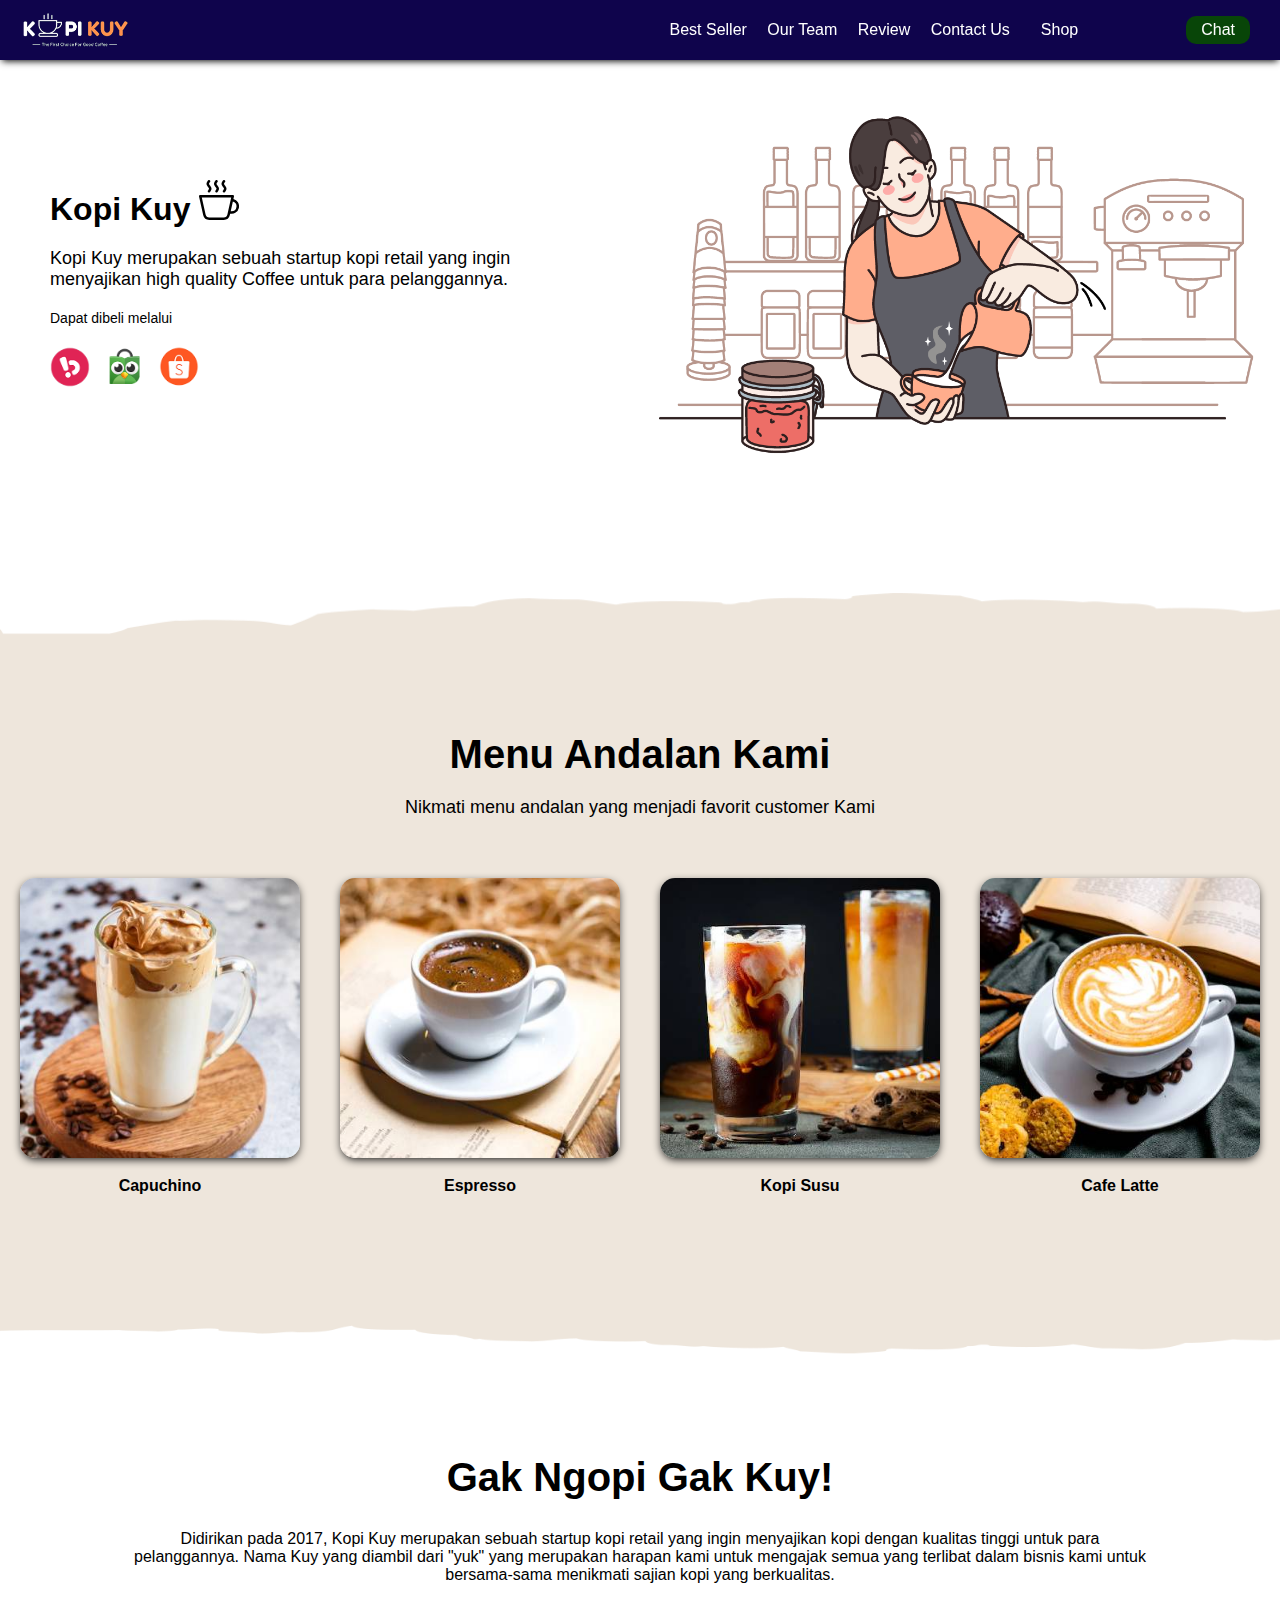
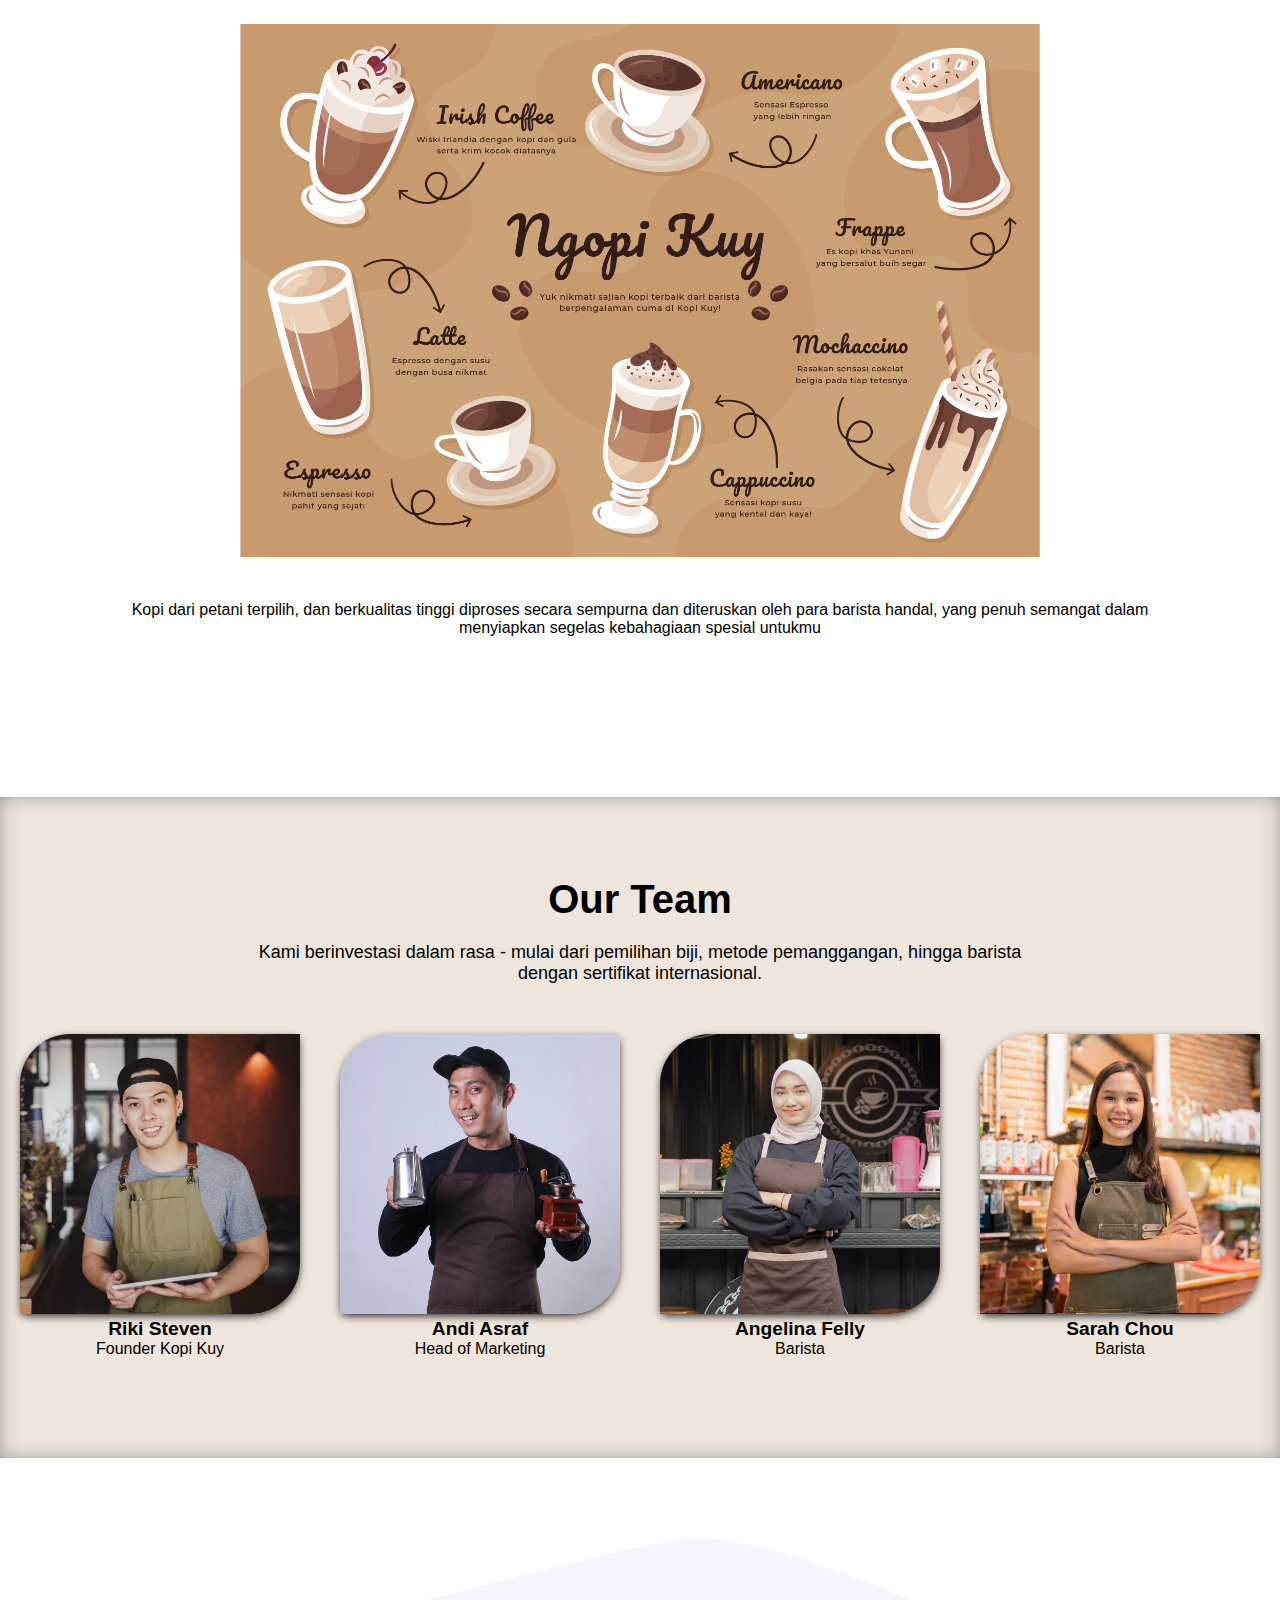
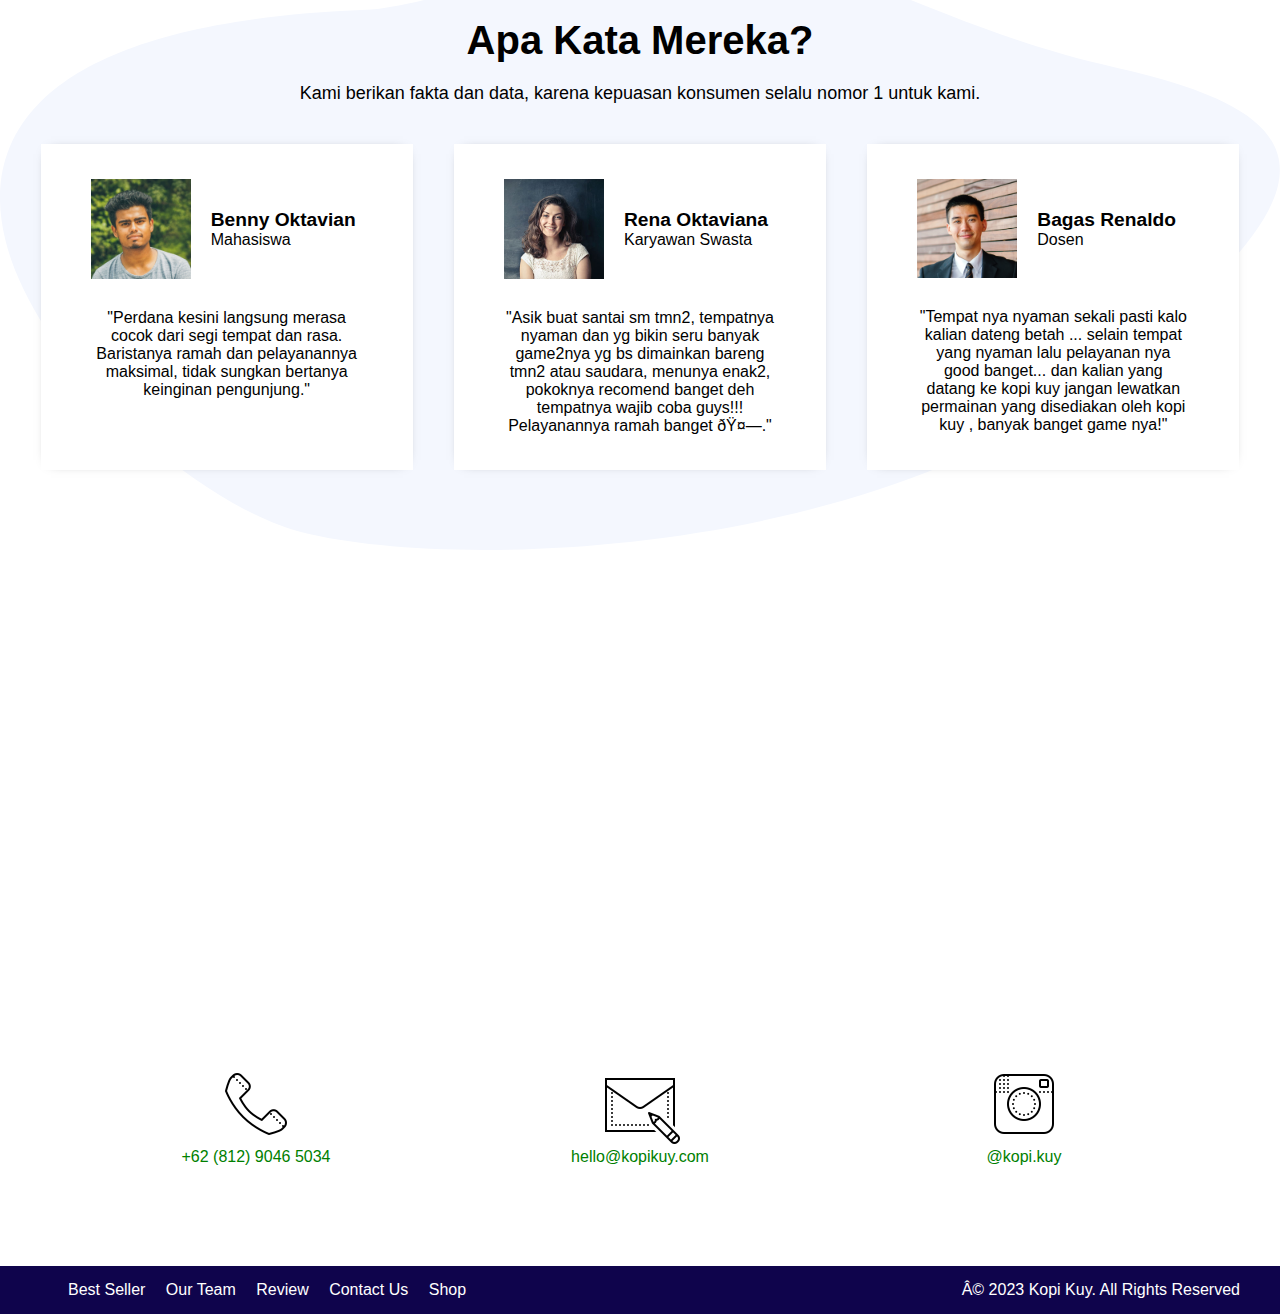
<file: index.html>
<!DOCTYPE html>
<html lang="id">

<head>
    <meta charset="UTF-8">
    <meta http-equiv="X-UA-Compatible" content="IE=edge">
    <meta name="viewport" content="width=device-width, initial-scale=1.0">
    <link rel="shortcut icon" href="images/favicon.ico" type="image/x-icon">
    <title>Website Kopi Kuy</title>
    <link rel="stylesheet" href="css/style.css">
</head>

<body>
    <nav>
        <div class="baris">
            <img class="logo" src="images/logo/logo_kuy.png">
            <div class="navigasi">
                <a href="#best-seller">Best Seller</a>
                <a href="#our-team">Our Team</a>
                <a href="#review">Review</a>
                <a href="#contact-us">Contact Us</a>
            </div>
            <a class="shop" href="produk.html">Shop</a>
            <a class="chat" href="https://wa.me/6281290465033" target="_blank">Chat</a>
        </div>
    </nav>

    <header>
        <div class="baris">
            <div class="col-kiri">
                <h1 class="judul-header">Kopi Kuy <img src="images/icon/icon_kopi.svg"></h1>

                <p class="subjudul-header">Kopi Kuy merupakan sebuah startup kopi retail yang ingin menyajikan high
                    quality Coffee untuk para pelanggannya.</p>
                <p class="dapat-dibeli">Dapat dibeli melalui</p>

                <div class="olshop">
                    <img src="images/logo/logo_bukalapak.png" alt="">
                    <img src="images/logo/logo_tokopedia.png" alt="">
                    <img src="images/logo/logo_shopee.png" alt="">
                </div>
            </div>

            <img class="col-kanan" src="images/header/header1.png">
        </div>
    </header>

    <section id="best-seller" class="best-seller">
        <h2 class="judul-best-seller">Menu Andalan Kami</h2>
        <p class="subjudul-best-seller">Nikmati menu andalan yang menjadi favorit customer Kami</p>

        <div class="baris">
            <div class="col-produk">
                <img src="images/produk/product_capuchino.jpg" alt="">
                <p class="nama-produk">Capuchino</p>
            </div>
            <div class="col-produk">
                <img src="images/produk/product_espresso.jpg" alt="">
                <p class="nama-produk">Espresso</p>
            </div>
            <div class="col-produk">
                <img src="images/produk/product_kopi_susu.jpg" alt="">
                <p class="nama-produk">Kopi Susu</p>
            </div>
            <div class="col-produk">
                <img src="images/produk/product_latte.jpg" alt="">
                <p class="nama-produk">Cafe Latte</p>
            </div>
        </div>
    </section>

    <section id="about-us" class="about-us">
        <h2 class="judul-about-us">Gak Ngopi Gak Kuy!</h2>
        <p class="tentang-about-us">
            Didirikan pada 2017, Kopi Kuy merupakan sebuah startup kopi retail yang ingin menyajikan kopi
            dengan kualitas tinggi
            untuk para pelanggannya. Nama Kuy yang diambil dari "yuk" yang merupakan harapan kami untuk
            mengajak semua yang terlibat dalam bisnis kami untuk bersama-sama menikmati sajian kopi yang
            berkualitas.
        </p>
        <img src="images/aset_kopi_jumbo.png">
        <p class="penjelasan-about-us">
            Kopi dari petani terpilih, dan berkualitas tinggi diproses secara sempurna dan diteruskan
            oleh para barista handal,
            yang penuh semangat dalam menyiapkan segelas kebahagiaan spesial untukmu
        </p>
    </section>

    <section class="our-team" id="our-team">
        <h2 class="judul-team">Our Team</h2>
        <p class="subjudul-team">Kami berinvestasi dalam rasa - mulai dari pemilihan biji, metode pemanggangan,
            hingga barista dengan sertifikat internasional. </p>

        <div class="baris">
            <div class="col-team">
                <img src="images/team/team1.jpg">
                <h3>Riki Steven</h3>
                <p>Founder Kopi Kuy</p>
            </div>
            <div class="col-team">
                <img src="images/team/team2.jpg">
                <h3>Andi Asraf</h3>
                <p>Head of Marketing</p>
            </div>

            <div class="col-team">
                <img src="images/team/team3.jpg">
                <h3>Angelina Felly</h3>
                <p>Barista</p>
            </div>

            <div class="col-team">
                <img src="images/team/team4.jpg">
                <h3>Sarah Chou</h3>
                <p>Barista</p>
            </div>
        </div>
    </section>

    <section id="review" class="review">
        <h2 class="judul-review">Apa Kata Mereka?</h2>

        <p class="subjudul-review">Kami berikan fakta dan data, karena kepuasan konsumen selalu nomor 1 untuk kami.</p>

        <div class="baris">
            <div class="col-review">
                <div class="profile">
                    <img src="images/customer/customer1.jpg">
                    <div class="nama-profile">
                        <h3>Benny Oktavian</h3>
                        <p>Mahasiswa</p>
                    </div>
                </div>
                <p class="testimoni">"Perdana kesini langsung merasa cocok dari segi tempat dan rasa. Baristanya ramah
                    dan pelayanannya maksimal, tidak sungkan bertanya keinginan pengunjung."</p>
            </div>
            <div class="col-review">
                <div class="profile">
                    <img src="images/customer/customer2.jpg">
                    <div class="nama-profile">
                        <h3>Rena Oktaviana</h3>
                        <p>Karyawan Swasta</p>
                    </div>
                </div>
                <p class="testimoni">"Asik buat santai sm tmn2, tempatnya nyaman dan yg bikin seru banyak game2nya yg bs
                    dimainkan bareng tmn2 atau saudara, menunya enak2, pokoknya recomend banget deh
                    tempatnya wajib coba guys!!! Pelayanannya ramah banget ðŸ¤—."</p>
            </div>
            <div class="col-review">
                <div class="profile">
                    <img src="images/customer/customer3.jpg">
                    <div class="nama-profile">
                        <h3>Bagas Renaldo</h3>
                        <p>Dosen</p>
                    </div>
                </div>
                <p class="testimoni">"Tempat nya nyaman sekali pasti kalo kalian dateng betah ... selain tempat yang
                    nyaman lalu pelayanan nya good banget... dan kalian yang datang ke kopi kuy jangan
                    lewatkan permainan yang disediakan oleh kopi kuy , banyak banget game nya!"</p>
            </div>
        </div>
    </section>

    <section class="contact-us" id="contact-us">
        <iframe
            src="https://www.google.com/maps/embed?pb=!1m14!1m8!1m3!1d7932.741866032694!2d106.668581!3d-6.214715!3m2!1i1024!2i768!4f13.1!3m3!1m2!1s0x2e69f9912c7f297b%3A0xe5a3a671dae861ab!2sKopi%20kuy!5e0!3m2!1sid!2sid!4v1680617229460!5m2!1sid!2sid"
            width="100%" height="300" style="border:0;" allowfullscreen="" loading="lazy"
            referrerpolicy="no-referrer-when-downgrade"></iframe>
        <div class="baris">
            <div class="col-kontak">
                <img src="images/icon/icon_phone.png">
                <p>+62 (812) 9046 5034</p>
            </div>
            <div class="col-kontak">
                <img src="images/icon/icon_mail.png">
                <p>hello@kopikuy.com</p>
            </div>
            <div class="col-kontak">
                <img src="images/icon/icon_instagram.png">
                <a href="https://instagram.com" role="button">
                    <p>@kopi.kuy</p>
                </a>
            </div>
        </div>
    </section>

    <footer>
        <div class="baris">
            <div class="navigasi">
                <a href="#best-seller">Best Seller</a>
                <a href="#our-team">Our Team</a>
                <a href="#review">Review</a>
                <a href="#contact-us">Contact Us</a>
                <a href="produk.html">Shop</a>
            </div>
            <p class="copyright">Â© 2023 Kopi Kuy. All Rights Reserved</p>
        </div>
    </footer>



</body>

</html>
</file>
<file: css/style.css>
/* Pengaturan Global */

/* Mendaftarkan font ke dalam CSS, dan memberi nama family */
@font-face {
   font-family: 'Poppins';
   src: url(../fonts/poppins.woff2);
}

* {
   box-sizing: border-box;
   margin: 0;
   padding: 0;
}

html {
   /* agar scroll ketika klik pada navigasi menjadi halus */
   scroll-behavior: smooth;
}

body {
   /* mendaftarkan semua teks pada body menjadi family Poppins */
   font-family: 'Poppins';
   font-family: 'Sarabun', sans-serif;
}

a {
   /* menghilangkan garis bawah pada link */
   text-decoration: none;

   /* menghilangkan warna bawaan pada link */
   color: unset;
}

h2 {
   /* mengatur ukuran huruf ke 34 pixel */
   font-size: 40px;
}

h3 {
   /* mengatur ukuran huruf ke 1.2rem */
   font-size: 1.2rem;
}

h1,
h2,
h3 {
   /* mengatur tebal huruf */
   font-weight: bold;
}

img {
   /* 
      mengatur agar semua elemen img memiliki panjang maksimal 100% agar
      tidak besar gambar tidak melebihi layar ataupun pembungkus
   */
   max-width: 100%;
}

/* Navigasi */

nav {
   /* background-color mengatur warna latar belakang */
   background-color: rgb(64, 5, 8);

   /* penulisan 2 background-color seperti ini akan mengabaikan penulisan sebelumnya */
   background-color: #0f044c;

   /* box-shadow membuat efek bayangan */
   box-shadow: 0 3px 7px -2px #000;

   /* width mengatur panjang elemen */
   width: 100%;
   padding-top: 10px;
   padding-bottom: 10px;

   /* position mengatur posisi elemen, static untuk biasa, fixed untuk efek menempel */
   position: fixed;

   /* Nilai z-index semakin besar, maka elemen akan semakin di depan */
   z-index: 500;
}

/* 
   PERHATIKAN bahwa dalam mengatur elemen, nama elemen langsung ditulis
   sedangkan untuk mengatur class, dibutuhkan tanda titik (.) terlebih dulu
   img {} berarti elemen dengan tag img, 
   sedangkan .img artinya elemen dengan kelas img   
*/

.baris {
   /* 
      display: flex memiliki pengaturan yang dapat mengatur agar elemen
      di dalamnya memiliki ukuran yang fleksibel
   */
   display: flex;

   /* 
      align-items: center mengatur elemen di dalamnya rata tengah vertikal
   */
   align-items: center;

   /* 
      justify-content: center mengatur elemen di dalamnya rata tengah horizontal
   */
   justify-content: center;

   /* 
      flex-wrap: wrap mengatur agar jika panjang elemen berlebih, maka elemen
      akan otomatis diletakan di baris baru
   */
   flex-wrap: wrap;
}

section {
   /* text-align mengatur rata tulisan, bisa bernilai: left, right, center, justify */
   text-align: center;
}

.logo {
   /* height mengatur tinggi elemen */
   height: 40px;
   margin-left: 20px;
}

.navigasi {
   margin-left: auto;
   margin-right: 15px;
}

.navigasi a,
.shop {
   color: #fff;
   padding-left: 8px;
   padding-right: 8px;
}

.shop {
   margin-right: 100px;
}

.chat {
   margin-right: 30px;
   background-color: rgb(8, 69, 8);
   color: #fff;
   padding-top: 5px;
   padding-right: 15px;
   padding-bottom: 5px;
   padding-left: 15px;
   border-radius: 10px;
}


/* HEADER */


header,
section {
   /*
    padding mengatur jarak ke dalam
    pada padding dan margin ditambahkan top / right / bottom / top 
    untuk mengatur jarak masing-masing 
   */
   padding-top: 80px;
   padding-bottom: 80px;

   /* margin mengatur jarak ke luar */
   margin-bottom: 80px;
}

/* penulisan CSS dapat digabung dengan beberapa elemen */
.col-kiri,
.col-kanan {
   /* width mengatur panjang elemen. 50% artinya setengah ukuran pembungkus */
   width: 50%;
}

.col-kiri {
   padding-left: 50px;
   padding-right: 120px;
}

.judul-header {
   margin-bottom: 20px;
}

.subjudul-header {
   /* font-size digunakan untuk mengatur ukuran huruf */
   font-size: 18px;
}

.dapat-dibeli {
   margin-top: 20px;
   margin-bottom: 20px;
   font-size: 14px;
}

.olshop img {
   width: 40px;

   /* height digunakan untuk mengatur tinggi elemen */
   height: auto;
   margin-right: 10px;
}

/* Best Seller */

.best-seller {
   position: relative;

   /* background-color mengatur warna latar belakang elemen */
   background-color: #EEE6DC;
}

/* 
terkait position, after, dan before memerlukan pemahaman mendalam
terkait layout pada CSS untuk dapat memahami secara penuh 
*/

.best-seller::before,
.best-seller::after {
   position: absolute;
   content: "";
   width: 100%;
   height: 76px;

   /* background-image untuk menambahkan gambar sebagai background */
   background-image: url(../images/garis-atas.png);

   /*background-size agar gambar latar menyesuaikan tinggi / panjang elemen */
   background-size: cover;

   top: -60px;
   left: 0;
}

.best-seller::after {
   height: 60px;
   background-image: url(../images/garis-bawah.png);
   top: unset;
   bottom: -60px;
}

.judul-best-seller {
   margin-bottom: 20px;
}

.subjudul-best-seller {
   font-size: 18px;
   margin-bottom: 40px;
}

.col-produk {
   /* 
      Penulisan padding dan margin seperti padding:20px ini penulisan singkat 
      yang berarti top, right, bottom, left nilainya sama, yaitu 20px 
   */
   padding: 20px;
   width: 25%;
}

.col-produk img {
   /* transition membuat animasi transisi dari perubahan style, 0.3s berarti 0.3 detik */
   transition: all 0.3s ease;

   /* border-radius  Membuat sudut membulat */
   border-radius: 15px;

   /* box-shadow membuat efek bayangan */
   box-shadow: 0 3px 10px -2px #000;
}

/* :hover akan dijalankan saat mouse ada di atas elemen */
.col-produk img:hover {

   /* membuat transformasi, bisa berupa scale(1.05), rotate(180deg), translateY(-50px), dsb */
   transform: scale(0.9);
   border-radius: 50%;
}

.nama-produk {
   margin-top: 15px;
   font-weight: bold;
}

/* About US */

.about-us {
   /* max-width: 80%; mengatur panjang maksimal elemen tidak boleh melebihi 80% layar */
   max-width: 80%;

   /* margin-left dan margin-right auto akan membuat posisi elemen berada di tengah */
   margin-left: auto;
   margin-right: auto;
}

.judul-about-us {
   margin-bottom: 30px;
}

/* 
   penulisan .about-us img {} berarti mengatur elemen img 
   yang ada di dalam elemen dengan kelas about-us 
   harap perhatikan .about-us dan image dipisahkan spasi
   penulisan class diawali titik (.) penulisan elemen tidak
*/
.about-us img {
   /* 
      Penulisan width: 800px dan max-width: 100% mengatur agar
      elemen memiliki panjang 800px namun tidak boleh melebihi 100% ukuran layar
   */
   width: 800px;
   max-width: 100%;
}

.tentang-about-us {
   margin-bottom: 40px;
}

.penjelasan-about-us {
   margin-top: 40px;
}

/* OUR TEAM */

.our-team {
   background-color: #EEE6DC;
   box-shadow: inset 0px 0px 23px -6px #707070;
}

.judul-team {
   margin-bottom: 20px;
}

.subjudul-team {
   margin-bottom: 30px;
   font-size: 18px;
   width: 800px;
   max-width: 90%;
   margin-left: auto;
   margin-right: auto;
}

.col-team {
   width: 25%;
   padding: 20px;
}

.col-team img {
   box-shadow: 0 3px 10px -2px #000;
   border-radius: 50px 0px 50px 0px;
}


/* REVIEW */

.review {
   background-image: url(../images/bg-review.svg);
   /* 
      background-size: contain;
      membuat gambar latar belakang tidak terpotong
   */
   background-size: contain;

   /* 
      background-repeat: no-repeat;
      membuat gambar latar belakang tidak diulang (duplikat)
   */
   background-repeat: no-repeat;
   padding-left: 20px;
   padding-right: 20px;
}

.judul-review {
   margin-bottom: 20px;
}

.subjudul-review {
   margin-bottom: 40px;
   font-size: 18px;
}

.review .baris {
   justify-content: space-around;
   /* align-items: stretch; membuat tinggi elemen di dalam .review .baris seragam */
   align-items: stretch;
}

.col-review {
   width: 30%;
   padding: 35px 50px;
   box-shadow: 0px 0px 12px -10px #000;
   background-color: #fff;
}

.profile {
   display: flex;
   margin-bottom: 30px;
   align-items: center;
}

/* mengatur elemen img yang ada di dalam class(.) profile */
.profile img {
   width: 100px;
   margin-right: 20px;
}

.profile .nama-profile {
   text-align: left;
}

/* CONTACT US */
.contact-us {
   margin-bottom: 20px;
}

.col-kontak {
   width: 30%;
   margin-top: 50px;
   /* color mengatur warna tulisan */
   color: green;
}

/* FOOTER */

footer {
   background-color: #0f044c;
   padding-top: 15px;
   padding-bottom: 15px;
   color: #fff;
   padding-right: 40px;
   padding-left: 40px;
}

footer .navigasi {
   margin-left: 20px;
   margin-right: auto;
}

/* UNTUK RESPONSIF DI BAWAH */
@media (max-width:600px) {

   .navigasi {
      display: none;
   }

   .shop {
      margin-right: 20px;
      margin-left: auto;
   }

   .col-kanan {
      width: 100%;
   }

   .col-kiri {
      width: 100%;
      margin-top: 30px;
      padding-left: 20px;
      padding-right: 20px;
      text-align: center;
   }

   .col-kontak,
   .col-team,
   .col-produk {
      width: 50%;
   }

   .col-review {
      width: 100%;
      padding: 20px;
      margin-bottom: 30px;
   }

}
</file>
